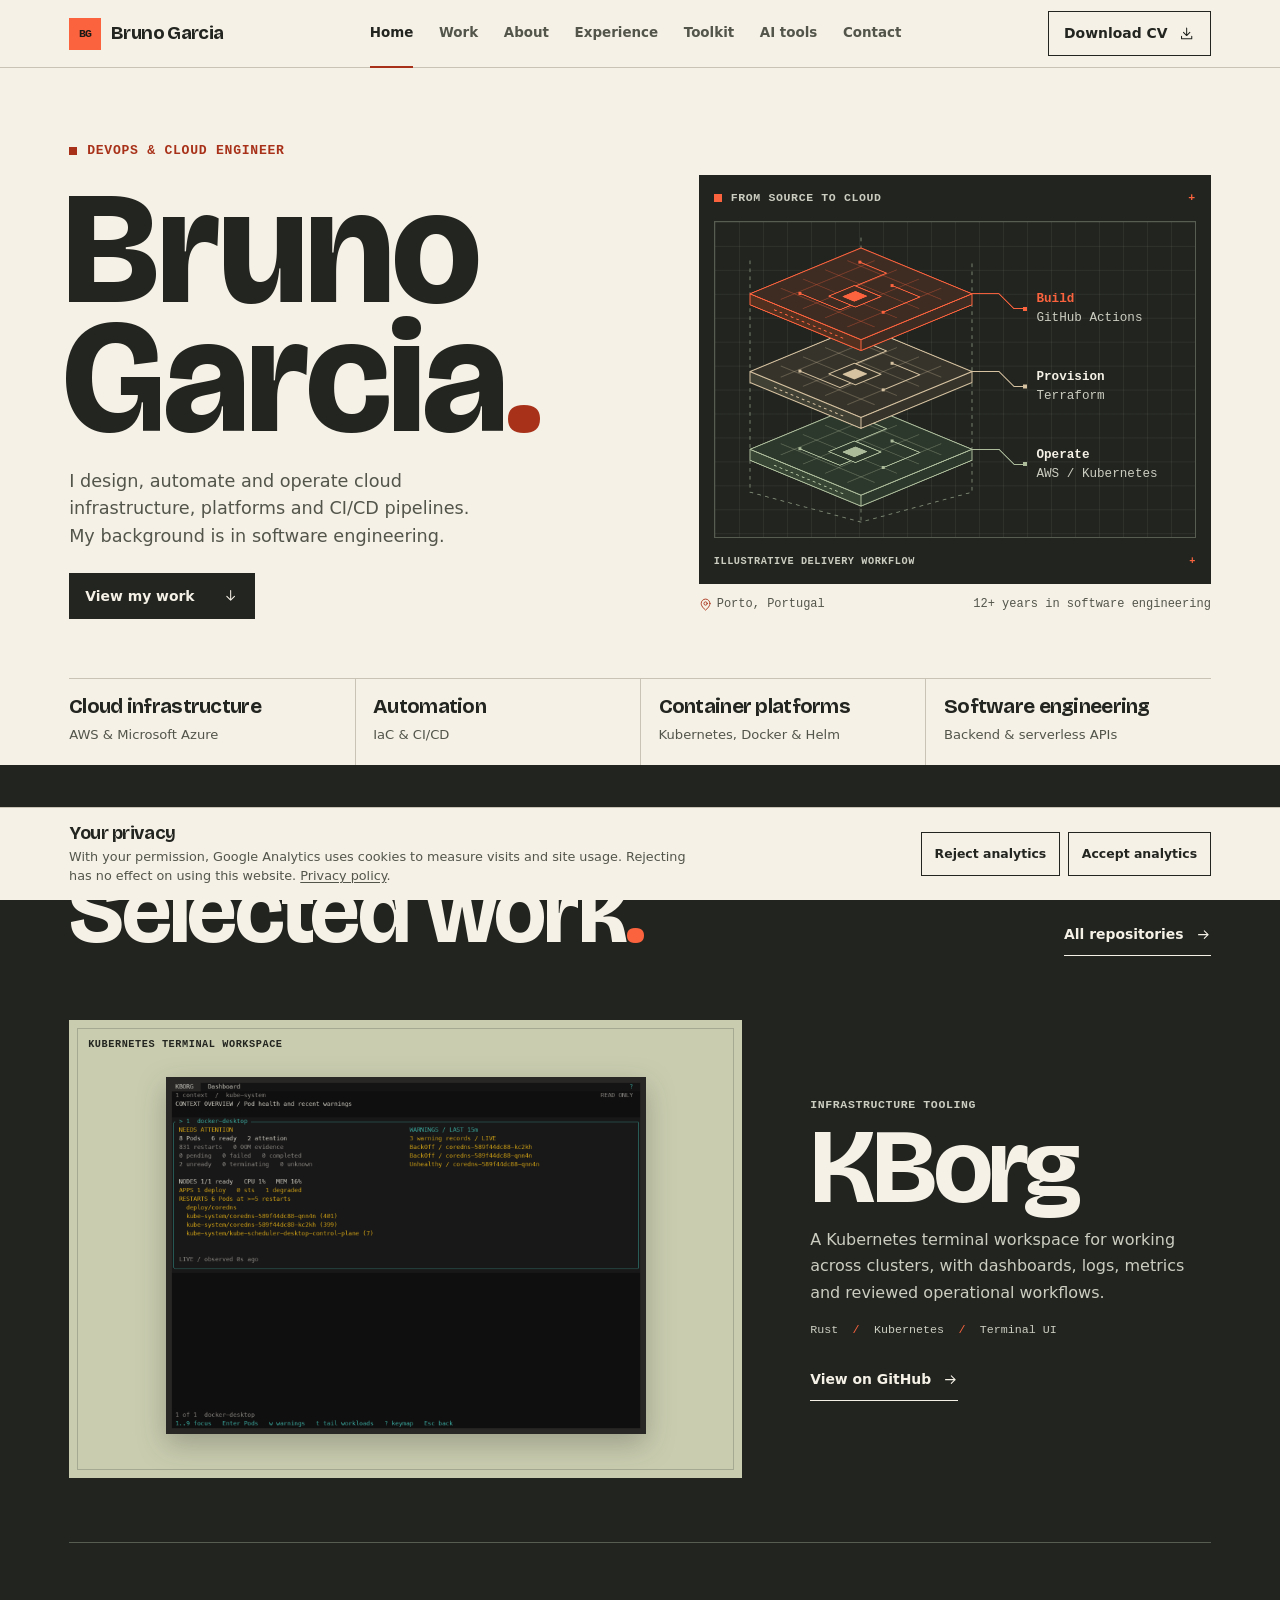
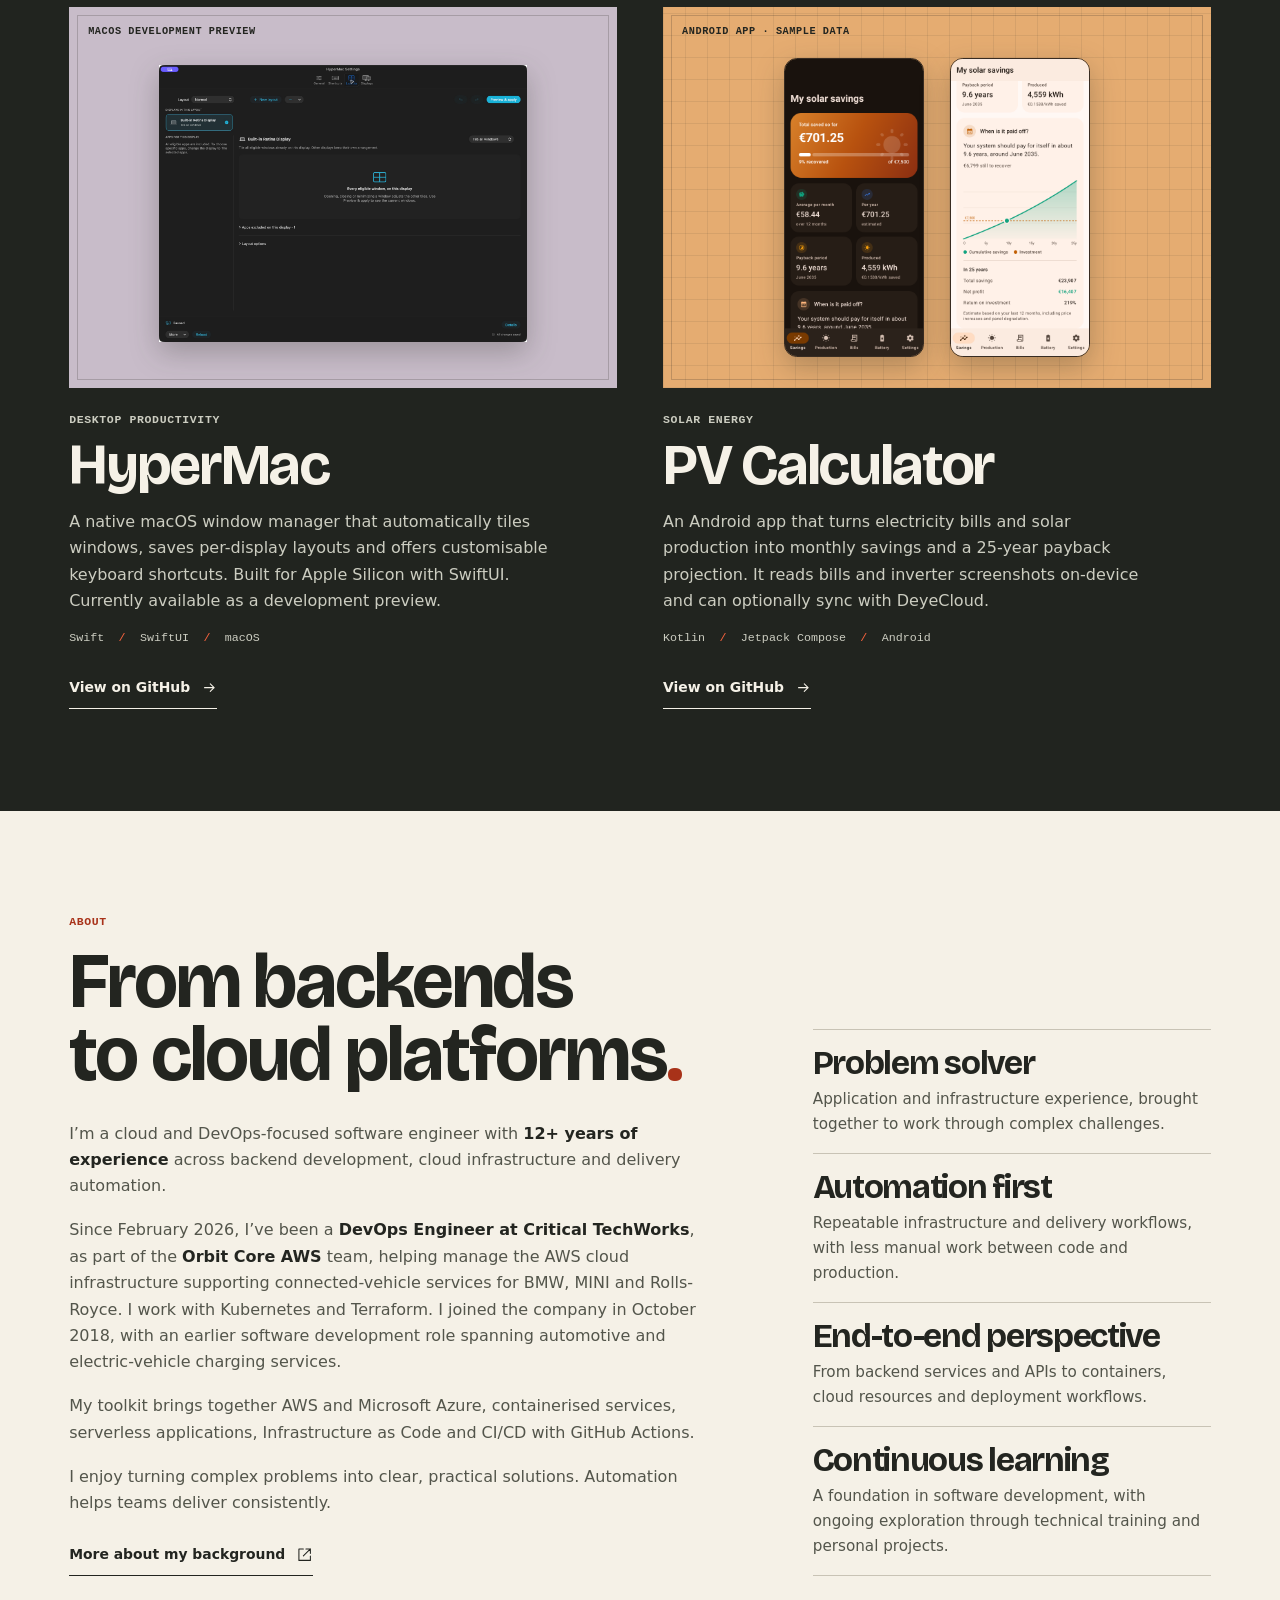
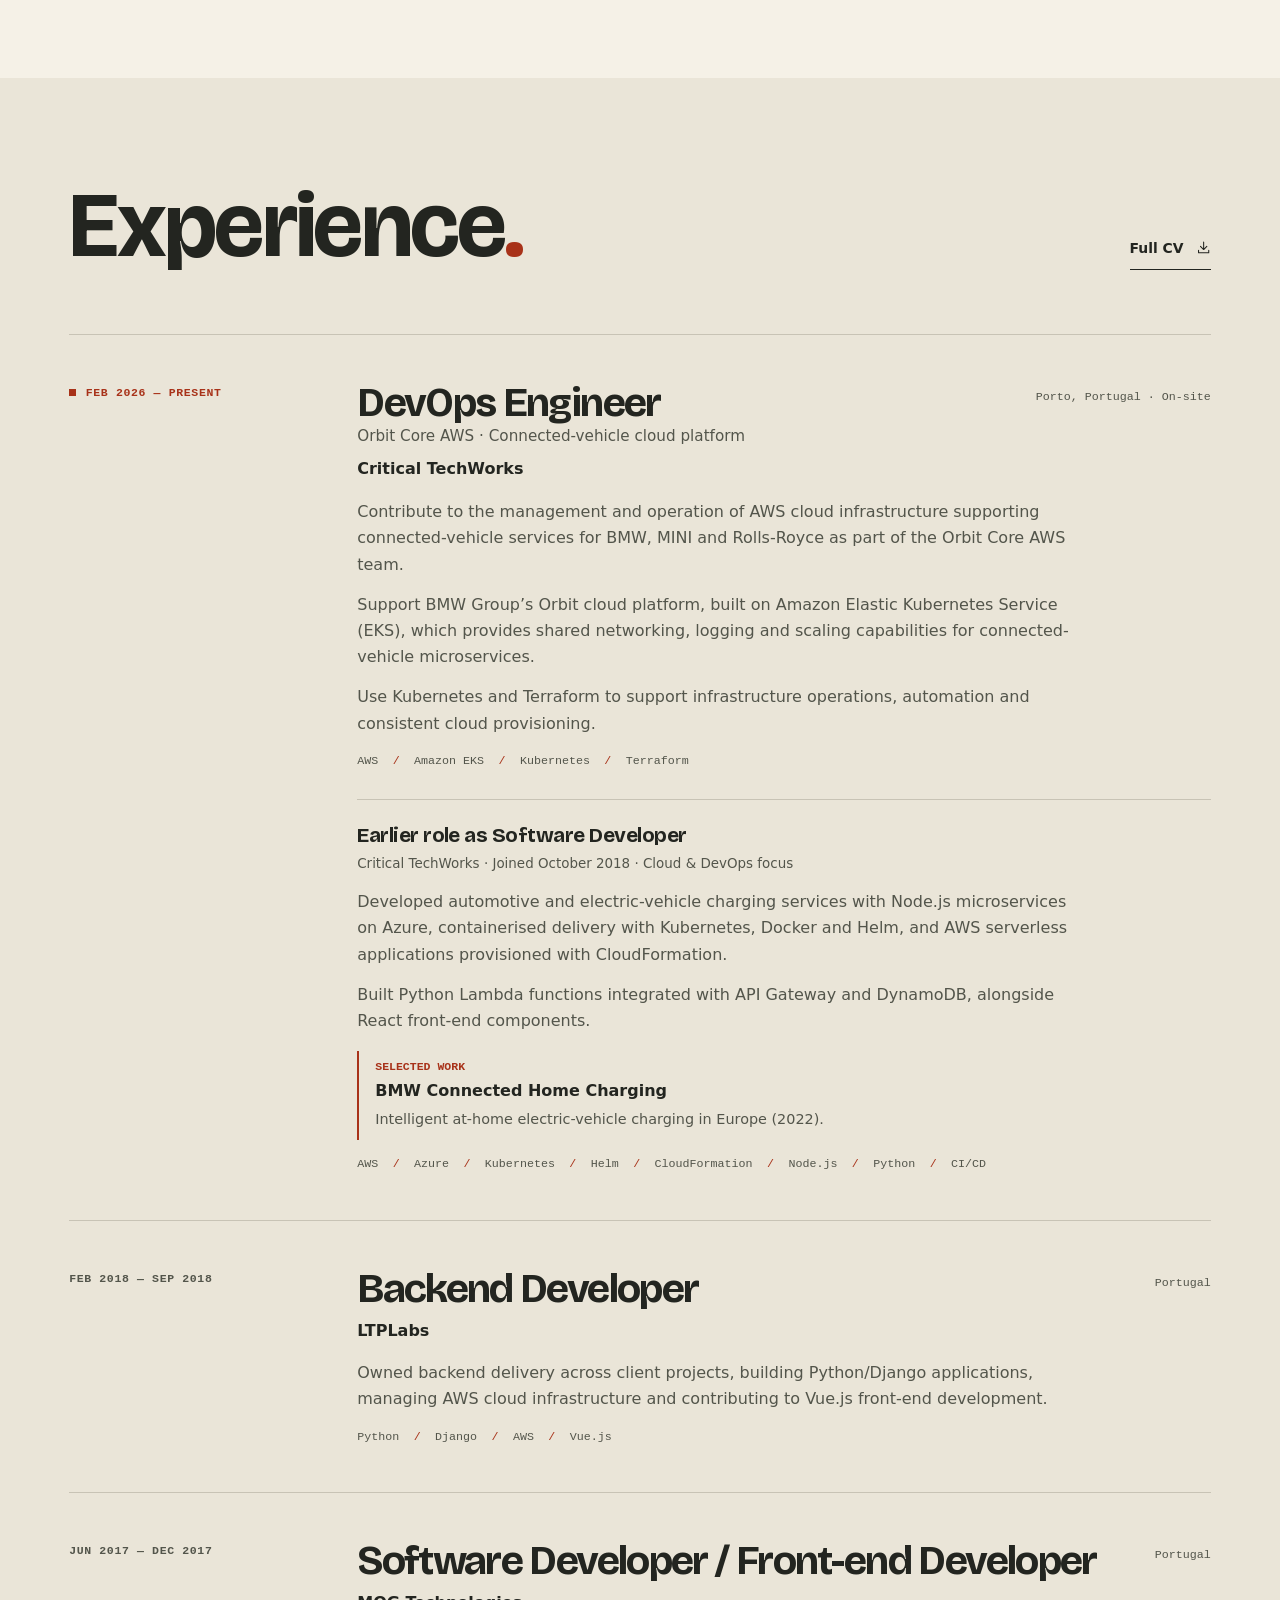
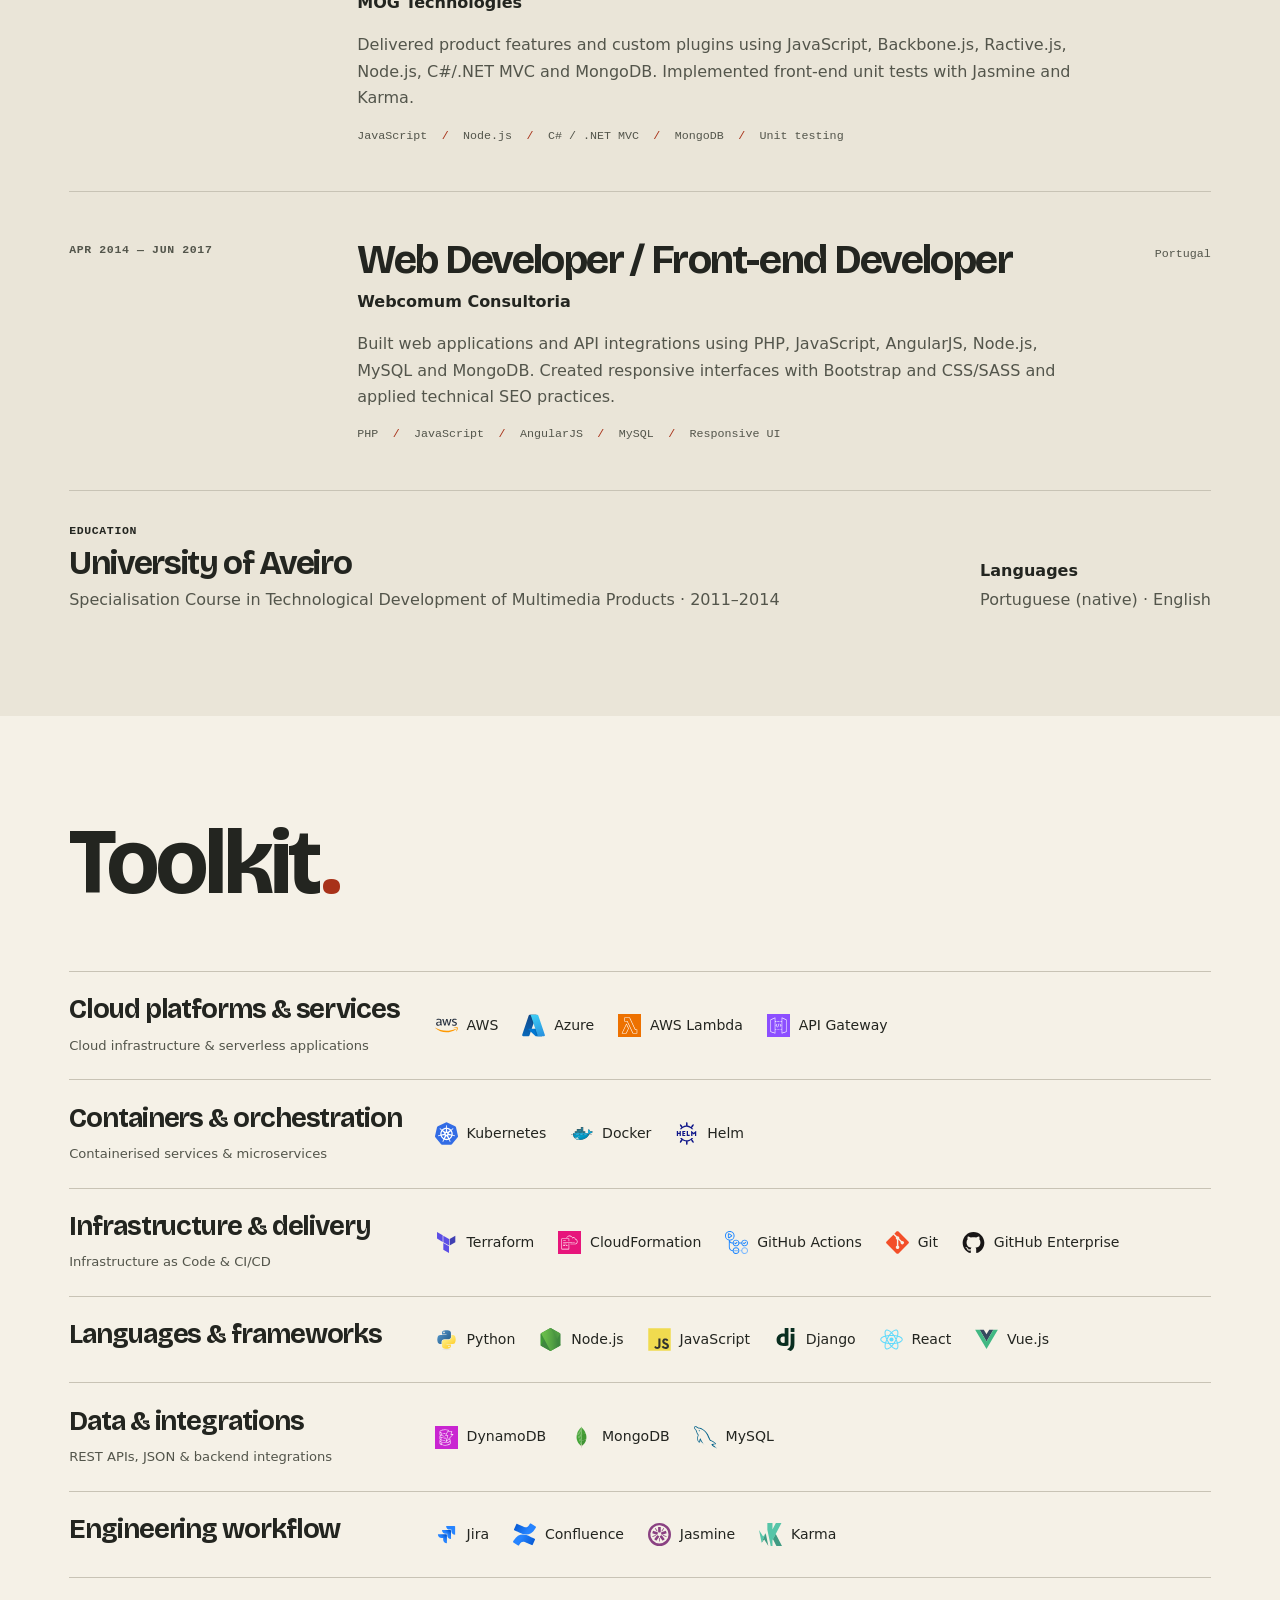
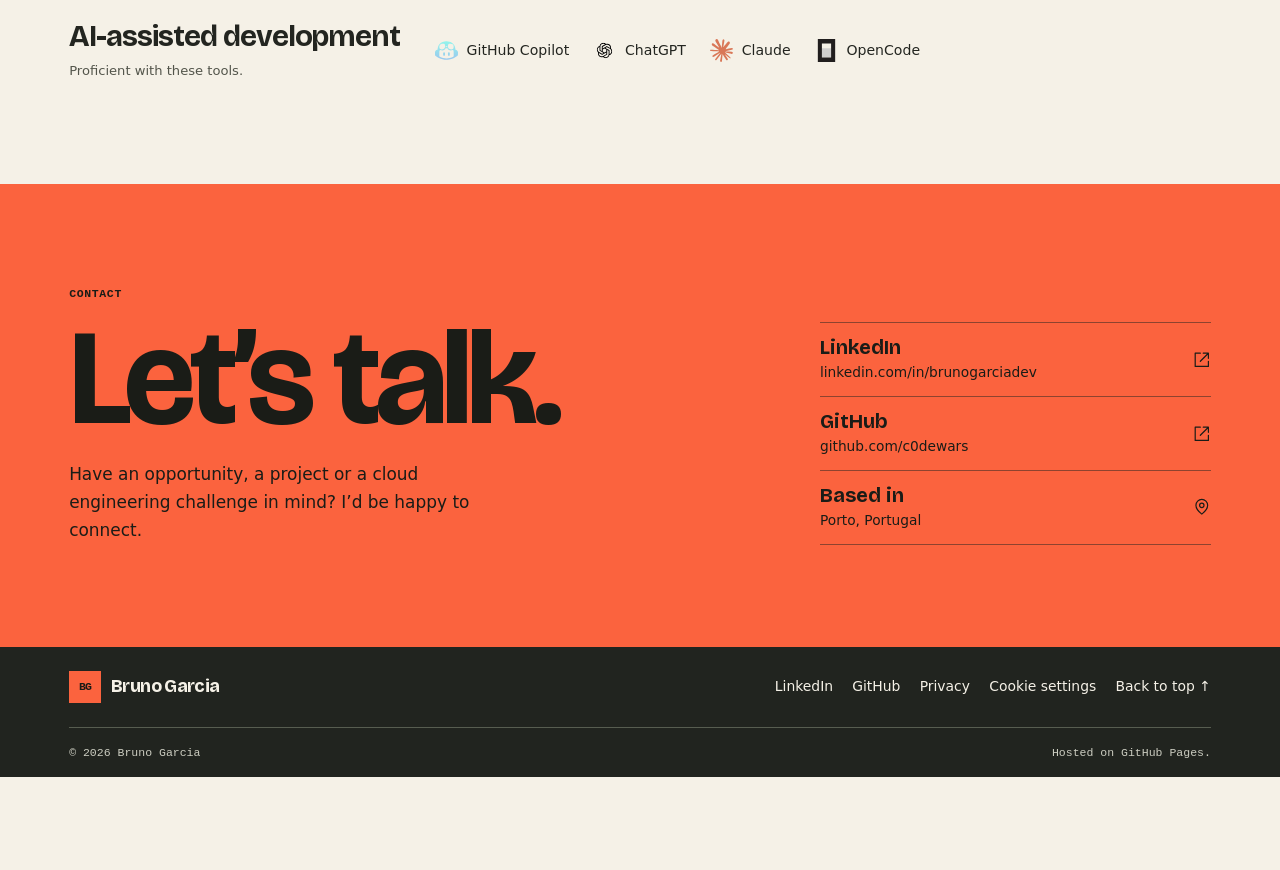
<file: index.html>
<!doctype html>
<html lang="en">
<head>
  <meta charset="utf-8">
  <meta name="viewport" content="width=device-width, initial-scale=1">
  <meta name="theme-color" content="#f5f1e7">
  <title>Bruno Garcia — DevOps & Cloud Engineer</title>
  <meta name="description" content="Bruno Garcia is a DevOps and cloud-focused software engineer in Porto, Portugal, with 12+ years of experience in backend development, cloud infrastructure and delivery automation.">
  <link rel="canonical" href="https://c0dewars.github.io/">
  <meta property="og:type" content="website">
  <meta property="og:title" content="Bruno Garcia — DevOps & Cloud Engineer">
  <meta property="og:description" content="Cloud infrastructure, platform delivery and software engineering. Explore my experience, projects and technical toolkit.">
  <meta property="og:url" content="https://c0dewars.github.io/">
  <meta property="og:image" content="https://c0dewars.github.io/assets/kborg-dashboard.png">
  <meta property="og:image:alt" content="KBorg terminal dashboard showing Kubernetes cluster health">
  <meta name="twitter:card" content="summary_large_image">
  <link rel="icon" href="assets/favicon.svg" type="image/svg+xml">
  <link rel="preload" href="assets/fonts/bricolage-grotesque-latin.woff2" as="font" type="font/woff2" crossorigin>
  <link rel="stylesheet" href="styles.css?v=portfolio-3">
  <script src="script.js?v=2" defer></script>
  <script src="analytics.js?v=2" defer></script>
  <script type="application/ld+json">
  {"@context":"https://schema.org","@type":"Person","name":"Bruno Garcia","jobTitle":"DevOps Engineer","url":"https://c0dewars.github.io/","sameAs":["https://github.com/c0dewars","https://www.linkedin.com/in/brunogarciadev/"],"address":{"@type":"PostalAddress","addressLocality":"Porto","addressCountry":"PT"}}
  </script>
</head>
<body>
  <a class="skip-link" href="#main">Skip to content</a>
  <svg class="icon-definitions" xmlns="http://www.w3.org/2000/svg" aria-hidden="true">
    <symbol id="i-arrow" viewBox="0 0 24 24"><path d="M4 12h15m-6-6 6 6-6 6"/></symbol>
    <symbol id="i-download" viewBox="0 0 24 24"><path d="M12 3v12m-5-5 5 5 5-5M4 16v4h16v-4"/></symbol>
    <symbol id="i-pin" viewBox="0 0 24 24"><path d="M20 10c0 6-8 12-8 12S4 16 4 10a8 8 0 1 1 16 0Z"/><circle cx="12" cy="10" r="3"/></symbol>
    <symbol id="i-external" viewBox="0 0 24 24"><path d="M14 3h7v7m0-7L10 14m0-11H3v18h18v-7"/></symbol>
  </svg>

  <header class="site-header">
    <div class="container header-inner">
      <a class="brand" href="#home" aria-label="Bruno Garcia, home"><span class="brand-mark" aria-hidden="true">BG</span><span>Bruno Garcia</span></a>
      <button class="menu-toggle" aria-expanded="false" aria-controls="main-navigation" aria-label="Open navigation"><span class="menu-label">Menu</span><span class="menu-icon" aria-hidden="true"></span></button>
      <nav id="main-navigation" class="main-navigation" aria-label="Main navigation">
        <a class="nav-link active" href="#home" aria-current="location">Home</a>
        <a class="nav-link" href="#projects">Work</a>
        <a class="nav-link" href="#about">About</a>
        <a class="nav-link" href="#experience">Experience</a>
        <a class="nav-link" href="#skills">Toolkit</a>
        <a class="nav-link" href="#ai-tools">AI tools</a>
        <a class="nav-link" href="#contact">Contact</a>
      </nav>
      <a class="header-cv" href="assets/Bruno_Garcia_DevOps_Cloud_ATS_CV.pdf?v=3a867542dd1a" download>Download CV <svg class="icon" aria-hidden="true" focusable="false"><use href="#i-download"/></svg></a>
    </div>
  </header>

  <main id="main" tabindex="-1">
    <section id="home" class="hero" aria-labelledby="hero-title" tabindex="-1">
      <div class="container hero-main">
        <div class="hero-copy">
          <p class="eyebrow hero-role"><span class="signal" aria-hidden="true"></span>DevOps &amp; Cloud Engineer</p>
          <h1 id="hero-title">Bruno<br>Garcia<span>.</span></h1>
          <p class="hero-description">I design, automate and operate cloud infrastructure, platforms and CI/CD pipelines. My background is in software engineering.</p>
          <a class="button" href="#projects">View my work <svg class="icon arrow-down" aria-hidden="true" focusable="false"><use href="#i-arrow"/></svg></a>
        </div>
        <figure class="stack-figure">
          <div class="stack-panel">
            <div class="stack-header"><span><span class="signal" aria-hidden="true"></span>From source to cloud</span><span aria-hidden="true">+</span></div>
            <div class="stack-plot">
              <canvas class="stack-plot-art" width="960" height="632" aria-hidden="true"></canvas>
              <ol class="stack-stages">
                <li><strong>Build</strong><span>GitHub Actions</span></li>
                <li><strong>Provision</strong><span>Terraform</span></li>
                <li><strong>Operate</strong><span>AWS / Kubernetes</span></li>
              </ol>
            </div>
            <div class="stack-footer"><span>Illustrative delivery workflow</span><span aria-hidden="true">+</span></div>
          </div>
          <figcaption><span><svg class="icon" aria-hidden="true" focusable="false"><use href="#i-pin"/></svg> Porto, Portugal</span><span>12+ years in software engineering</span></figcaption>
        </figure>
      </div>
      <div class="container">
        <dl class="expertise-grid">
          <div><dt>Cloud infrastructure</dt><dd>AWS &amp; Microsoft Azure</dd></div>
          <div><dt>Automation</dt><dd>IaC &amp; CI/CD</dd></div>
          <div><dt>Container platforms</dt><dd>Kubernetes, Docker &amp; Helm</dd></div>
          <div><dt>Software engineering</dt><dd>Backend &amp; serverless APIs</dd></div>
        </dl>
      </div>
    </section>

    <section id="projects" class="section projects-section" aria-labelledby="projects-title" tabindex="-1">
      <div class="container">
        <div class="section-heading"><div><h2 id="projects-title">Selected work<span class="heading-dot">.</span></h2></div><a class="text-link" href="https://github.com/c0dewars?tab=repositories" target="_blank" rel="noopener noreferrer">All repositories <svg class="icon" aria-hidden="true" focusable="false"><use href="#i-arrow"/></svg></a></div>
        <div class="project-list">
          <article class="project-card project-card-featured">
            <a class="project-image kborg-image" href="https://github.com/c0dewars/kborg" target="_blank" rel="noopener noreferrer" aria-label="Explore KBorg on GitHub"><span class="image-label">Kubernetes terminal workspace</span><img src="assets/kborg-dashboard.png" alt="KBorg terminal dashboard showing Kubernetes cluster health and workload information" width="1332" height="992" loading="lazy"></a>
            <div class="project-body"><span class="project-category">Infrastructure tooling</span><h3>KBorg</h3><p>A Kubernetes terminal workspace for working across clusters, with dashboards, logs, metrics and reviewed operational workflows.</p><ul class="tags" aria-label="Technologies"><li>Rust</li><li>Kubernetes</li><li>Terminal UI</li></ul><a class="project-link" href="https://github.com/c0dewars/kborg" target="_blank" rel="noopener noreferrer" aria-label="View on GitHub: KBorg">View on GitHub <svg class="icon" aria-hidden="true" focusable="false"><use href="#i-arrow"/></svg></a></div>
          </article>
          <article class="project-card">
            <a class="project-image hypermac-image" href="https://github.com/c0dewars/HyperMac" target="_blank" rel="noopener noreferrer" aria-label="Explore HyperMac on GitHub"><span class="image-label">macOS development preview</span><img src="assets/hypermac-layouts.jpg" alt="HyperMac settings showing saved per-display window layouts" width="2720" height="2056" loading="lazy"></a>
            <div class="project-body"><span class="project-category">Desktop productivity</span><h3>HyperMac</h3><p>A native macOS window manager that automatically tiles windows, saves per-display layouts and offers customisable keyboard shortcuts. Built for Apple Silicon with SwiftUI. Currently available as a development preview.</p><ul class="tags" aria-label="Technologies"><li>Swift</li><li>SwiftUI</li><li>macOS</li></ul><a class="project-link" href="https://github.com/c0dewars/HyperMac" target="_blank" rel="noopener noreferrer" aria-label="View on GitHub: HyperMac">View on GitHub <svg class="icon" aria-hidden="true" focusable="false"><use href="#i-arrow"/></svg></a></div>
          </article>
          <article class="project-card">
            <a class="project-image pv-image" href="https://github.com/c0dewars/pv-calculator" target="_blank" rel="noopener noreferrer" aria-label="Explore PV Calculator on GitHub">
              <span class="image-label">Android app · sample data</span>
              <span class="pv-screens">
                <img src="assets/pvcalculator-savings.png" alt="Solar savings overview in dark mode" width="800" height="1720" loading="lazy">
                <img src="assets/pvcalculator-payback.png" alt="Chart projecting solar investment payback over 25 years" width="800" height="1720" loading="lazy">
              </span>
            </a>
            <div class="project-body">
              <span class="project-category">Solar energy</span>
              <h3>PV Calculator</h3>
              <p>An Android app that turns electricity bills and solar production into monthly savings and a 25-year payback projection. It reads bills and inverter screenshots on-device and can optionally sync with DeyeCloud.</p>
              <ul class="tags" aria-label="Technologies"><li>Kotlin</li><li>Jetpack Compose</li><li>Android</li></ul>
              <a class="project-link" href="https://github.com/c0dewars/pv-calculator" target="_blank" rel="noopener noreferrer" aria-label="View on GitHub: PV Calculator">View on GitHub <svg class="icon" aria-hidden="true" focusable="false"><use href="#i-arrow"/></svg></a>
            </div>
          </article>
        </div>
      </div>
    </section>

    <section id="about" class="section about-section" aria-labelledby="about-title" tabindex="-1">
      <div class="container about-grid">
        <div class="about-copy">
          <p class="eyebrow">About</p>
          <h2 id="about-title">From backends<br>to cloud platforms<span class="heading-dot">.</span></h2>
          <p>I’m a cloud and DevOps-focused software engineer with <strong>12+ years of experience</strong> across backend development, cloud infrastructure and delivery automation.</p>
          <p>Since February 2026, I’ve been a <strong>DevOps Engineer at Critical TechWorks</strong>, as part of the <strong>Orbit Core AWS</strong> team, helping manage the AWS cloud infrastructure supporting connected-vehicle services for BMW, MINI and Rolls-Royce. I work with Kubernetes and Terraform. I joined the company in October 2018, with an earlier software development role spanning automotive and electric-vehicle charging services.</p>
          <p>My toolkit brings together AWS and Microsoft Azure, containerised services, serverless applications, Infrastructure as Code and CI/CD with GitHub Actions.</p>
          <p>I enjoy turning complex problems into clear, practical solutions. Automation helps teams deliver consistently.</p>
          <a class="text-link" href="https://www.linkedin.com/in/brunogarciadev/" target="_blank" rel="noopener noreferrer">More about my background <svg class="icon" aria-hidden="true" focusable="false"><use href="#i-external"/></svg></a>
        </div>
        <div class="principles-list">
          <article class="principle-card"><h3>Problem solver</h3><p>Application and infrastructure experience, brought together to work through complex challenges.</p></article>
          <article class="principle-card"><h3>Automation first</h3><p>Repeatable infrastructure and delivery workflows, with less manual work between code and production.</p></article>
          <article class="principle-card"><h3>End-to-end perspective</h3><p>From backend services and APIs to containers, cloud resources and deployment workflows.</p></article>
          <article class="principle-card"><h3>Continuous learning</h3><p>A foundation in software development, with ongoing exploration through technical training and personal projects.</p></article>
        </div>
      </div>
    </section>

    <section id="experience" class="section experience-section" aria-labelledby="experience-title" tabindex="-1">
      <div class="container">
        <div class="section-heading"><div><h2 id="experience-title">Experience<span class="heading-dot">.</span></h2></div><a class="text-link" href="assets/Bruno_Garcia_DevOps_Cloud_ATS_CV.pdf?v=3a867542dd1a" download>Full CV <svg class="icon" aria-hidden="true" focusable="false"><use href="#i-download"/></svg></a></div>
        <div class="timeline">
          <article class="timeline-item">
            <div class="timeline-date"><span>Feb 2026 — Present</span></div>
            <div class="timeline-content">
              <div class="role-heading"><div><h3>DevOps Engineer</h3><p class="role-focus">Orbit Core AWS · Connected-vehicle cloud platform</p><p class="company">Critical TechWorks</p></div><span class="role-location">Porto, Portugal · On-site</span></div>
              <p>Contribute to the management and operation of AWS cloud infrastructure supporting connected-vehicle services for BMW, MINI and Rolls-Royce as part of the Orbit Core AWS team.</p>
              <p>Support BMW Group’s Orbit cloud platform, built on Amazon Elastic Kubernetes Service (EKS), which provides shared networking, logging and scaling capabilities for connected-vehicle microservices.</p>
              <p>Use Kubernetes and Terraform to support infrastructure operations, automation and consistent cloud provisioning.</p>
              <ul class="tags" aria-label="Current role technologies"><li>AWS</li><li>Amazon EKS</li><li>Kubernetes</li><li>Terraform</li></ul>
              <div class="earlier-role">
                <h4>Earlier role as Software Developer</h4><p class="earlier-role-meta">Critical TechWorks · Joined October 2018 · Cloud &amp; DevOps focus</p>
                <p>Developed automotive and electric-vehicle charging services with Node.js microservices on Azure, containerised delivery with Kubernetes, Docker and Helm, and AWS serverless applications provisioned with CloudFormation.</p>
                <p>Built Python Lambda functions integrated with API Gateway and DynamoDB, alongside React front-end components.</p>
                <div class="project-note"><span>Selected work</span><strong>BMW Connected Home Charging</strong><p>Intelligent at-home electric-vehicle charging in Europe (2022).</p></div>
                <ul class="tags" aria-label="Earlier role technologies"><li>AWS</li><li>Azure</li><li>Kubernetes</li><li>Helm</li><li>CloudFormation</li><li>Node.js</li><li>Python</li><li>CI/CD</li></ul>
              </div>
            </div>
          </article>
          <article class="timeline-item"><div class="timeline-date"><span>Feb 2018 — Sep 2018</span></div><div class="timeline-content"><div class="role-heading"><div><h3>Backend Developer</h3><p class="company">LTPLabs</p></div><span class="role-location">Portugal</span></div><p>Owned backend delivery across client projects, building Python/Django applications, managing AWS cloud infrastructure and contributing to Vue.js front-end development.</p><ul class="tags" aria-label="Technologies"><li>Python</li><li>Django</li><li>AWS</li><li>Vue.js</li></ul></div></article>
          <article class="timeline-item"><div class="timeline-date"><span>Jun 2017 — Dec 2017</span></div><div class="timeline-content"><div class="role-heading"><div><h3>Software Developer / Front-end Developer</h3><p class="company">MOG Technologies</p></div><span class="role-location">Portugal</span></div><p>Delivered product features and custom plugins using JavaScript, Backbone.js, Ractive.js, Node.js, C#/.NET MVC and MongoDB. Implemented front-end unit tests with Jasmine and Karma.</p><ul class="tags" aria-label="Technologies"><li>JavaScript</li><li>Node.js</li><li>C# / .NET MVC</li><li>MongoDB</li><li>Unit testing</li></ul></div></article>
          <article class="timeline-item"><div class="timeline-date"><span>Apr 2014 — Jun 2017</span></div><div class="timeline-content"><div class="role-heading"><div><h3>Web Developer / Front-end Developer</h3><p class="company">Webcomum Consultoria</p></div><span class="role-location">Portugal</span></div><p>Built web applications and API integrations using PHP, JavaScript, AngularJS, Node.js, MySQL and MongoDB. Created responsive interfaces with Bootstrap and CSS/SASS and applied technical SEO practices.</p><ul class="tags" aria-label="Technologies"><li>PHP</li><li>JavaScript</li><li>AngularJS</li><li>MySQL</li><li>Responsive UI</li></ul></div></article>
        </div>
        <div class="education-strip"><div><p class="eyebrow">Education</p><h3>University of Aveiro</h3><p>Specialisation Course in Technological Development of Multimedia Products <span>· 2011–2014</span></p></div><div class="language-note"><strong>Languages</strong><span>Portuguese (native) · English</span></div></div>
      </div>
    </section>

    <section id="skills" class="section skills-section" aria-labelledby="skills-title" tabindex="-1">
      <div class="container">
        <div class="section-heading"><div><h2 id="skills-title">Toolkit<span class="heading-dot">.</span></h2></div></div>
        <div class="skills-grid">
          <article class="skill-card">
            <h3>Cloud platforms &amp; services</h3>
            <ul class="technology-list">
              <li><img src="assets/tech/aws.svg" alt="" width="38" height="38" loading="lazy"><span>AWS</span></li>
              <li><img src="assets/tech/azure.svg" alt="" width="38" height="38" loading="lazy"><span>Azure</span></li>
              <li><img src="assets/tech/aws-lambda.svg" alt="" width="38" height="38" loading="lazy"><span>AWS Lambda</span></li>
              <li><img src="assets/tech/api-gateway.svg" alt="" width="38" height="38" loading="lazy"><span>API Gateway</span></li>
            </ul>
            <p class="skill-note">Cloud infrastructure &amp; serverless applications</p>
          </article>
          <article class="skill-card">
            <h3>Containers &amp; orchestration</h3>
            <ul class="technology-list">
              <li><img src="assets/tech/kubernetes.svg" alt="" width="38" height="38" loading="lazy"><span>Kubernetes</span></li>
              <li><img src="assets/tech/docker.svg" alt="" width="38" height="38" loading="lazy"><span>Docker</span></li>
              <li><img src="assets/tech/helm.svg" alt="" width="38" height="38" loading="lazy"><span>Helm</span></li>
            </ul>
            <p class="skill-note">Containerised services &amp; microservices</p>
          </article>
          <article class="skill-card">
            <h3>Infrastructure &amp; delivery</h3>
            <ul class="technology-list">
              <li><img src="assets/tech/terraform.svg" alt="" width="38" height="38" loading="lazy"><span>Terraform</span></li>
              <li><img src="assets/tech/cloudformation.svg" alt="" width="38" height="38" loading="lazy"><span>CloudFormation</span></li>
              <li><img src="assets/tech/github-actions.svg" alt="" width="38" height="38" loading="lazy"><span>GitHub Actions</span></li>
              <li><img src="assets/tech/git.svg" alt="" width="38" height="38" loading="lazy"><span>Git</span></li>
              <li><img src="assets/tech/github.svg" alt="" width="38" height="38" loading="lazy"><span>GitHub Enterprise</span></li>
            </ul>
            <p class="skill-note">Infrastructure as Code &amp; CI/CD</p>
          </article>
          <article class="skill-card">
            <h3>Languages &amp; frameworks</h3>
            <ul class="technology-list">
              <li><img src="assets/tech/python.svg" alt="" width="38" height="38" loading="lazy"><span>Python</span></li>
              <li><img src="assets/tech/nodejs.svg" alt="" width="38" height="38" loading="lazy"><span>Node.js</span></li>
              <li><img src="assets/tech/javascript.svg" alt="" width="38" height="38" loading="lazy"><span>JavaScript</span></li>
              <li><img src="assets/tech/django.svg" alt="" width="38" height="38" loading="lazy"><span>Django</span></li>
              <li><img src="assets/tech/react.svg" alt="" width="38" height="38" loading="lazy"><span>React</span></li>
              <li><img src="assets/tech/vuejs.svg" alt="" width="38" height="38" loading="lazy"><span>Vue.js</span></li>
            </ul>
          </article>
          <article class="skill-card">
            <h3>Data &amp; integrations</h3>
            <ul class="technology-list">
              <li><img src="assets/tech/dynamodb.svg" alt="" width="38" height="38" loading="lazy"><span>DynamoDB</span></li>
              <li><img src="assets/tech/mongodb.svg" alt="" width="38" height="38" loading="lazy"><span>MongoDB</span></li>
              <li><img src="assets/tech/mysql.svg" alt="" width="38" height="38" loading="lazy"><span>MySQL</span></li>
            </ul>
            <p class="skill-note">REST APIs, JSON &amp; backend integrations</p>
          </article>
          <article class="skill-card">
            <h3>Engineering workflow</h3>
            <ul class="technology-list">
              <li><img src="assets/tech/jira.svg" alt="" width="38" height="38" loading="lazy"><span>Jira</span></li>
              <li><img src="assets/tech/confluence.svg" alt="" width="38" height="38" loading="lazy"><span>Confluence</span></li>
              <li><img src="assets/tech/jasmine.svg" alt="" width="38" height="38" loading="lazy"><span>Jasmine</span></li>
              <li><img src="assets/tech/karma.svg" alt="" width="38" height="38" loading="lazy"><span>Karma</span></li>
            </ul>
          </article>
        </div>
      </div>
    </section>

    <section id="ai-tools" class="section ai-section" aria-labelledby="ai-title" tabindex="-1">
      <div class="container">
        <div class="section-heading"><div><h2 id="ai-title">AI-assisted development</h2><p>Proficient with these tools.</p></div></div>
        <ul class="ai-tool-grid" aria-label="AI tools">
          <li><img src="assets/tech/github-copilot.svg" alt="" width="48" height="48" loading="lazy"><span>GitHub Copilot</span></li>
          <li><img src="assets/tech/chatgpt.svg" alt="" width="48" height="48" loading="lazy"><span>ChatGPT</span></li>
          <li><img src="assets/tech/claude.svg" alt="" width="48" height="48" loading="lazy"><span>Claude</span></li>
          <li><img src="assets/tech/opencode.svg" alt="" width="48" height="48" loading="lazy"><span>OpenCode</span></li>
        </ul>
      </div>
    </section>

    <section id="contact" class="section contact-section" aria-labelledby="contact-title" tabindex="-1">
      <div class="container contact-grid">
        <div class="contact-copy">
          <p class="eyebrow">Contact</p>
          <h2 id="contact-title">Let’s talk<span>.</span></h2>
          <p>Have an opportunity, a project or a cloud engineering challenge in mind? I’d be happy to connect.</p>
        </div>
        <div class="contact-details">
          <a class="contact-row" href="https://www.linkedin.com/in/brunogarciadev/" target="_blank" rel="noopener noreferrer"><span><strong>LinkedIn</strong><span>linkedin.com/in/brunogarciadev</span></span><svg class="icon" aria-hidden="true" focusable="false"><use href="#i-external"/></svg></a>
          <a class="contact-row" href="https://github.com/c0dewars" target="_blank" rel="noopener noreferrer"><span><strong>GitHub</strong><span>github.com/c0dewars</span></span><svg class="icon" aria-hidden="true" focusable="false"><use href="#i-external"/></svg></a>
          <div class="contact-row"><span><strong>Based in</strong><span>Porto, Portugal</span></span><svg class="icon" aria-hidden="true" focusable="false"><use href="#i-pin"/></svg></div>
        </div>
      </div>
    </section>
  </main>

  <footer class="site-footer"><div class="container footer-inner"><a class="brand" href="#home"><span class="brand-mark" aria-hidden="true">BG</span><span>Bruno Garcia</span></a><div class="footer-links"><a href="https://www.linkedin.com/in/brunogarciadev/" target="_blank" rel="noopener noreferrer">LinkedIn</a><a href="https://github.com/c0dewars" target="_blank" rel="noopener noreferrer">GitHub</a><a href="privacy.html">Privacy</a><button class="privacy-settings" data-analytics-settings hidden>Cookie settings</button><a href="#home">Back to top <span aria-hidden="true">↑</span></a></div></div><div class="container footer-bottom"><span>© <span id="year">2026</span> Bruno Garcia</span><span>Hosted on GitHub Pages.</span></div></footer>
  <section id="analytics-notice" class="analytics-notice" aria-labelledby="analytics-title" hidden>
    <div><h2 id="analytics-title">Your privacy</h2><p>With your permission, Google Analytics uses cookies to measure visits and site usage. Rejecting has no effect on using this website. <a href="privacy.html">Privacy policy</a>.</p></div>
    <div class="analytics-actions"><button type="button" data-reject>Reject analytics</button><button type="button" data-accept>Accept analytics</button></div>
  </section>
</body>
</html>
</file>
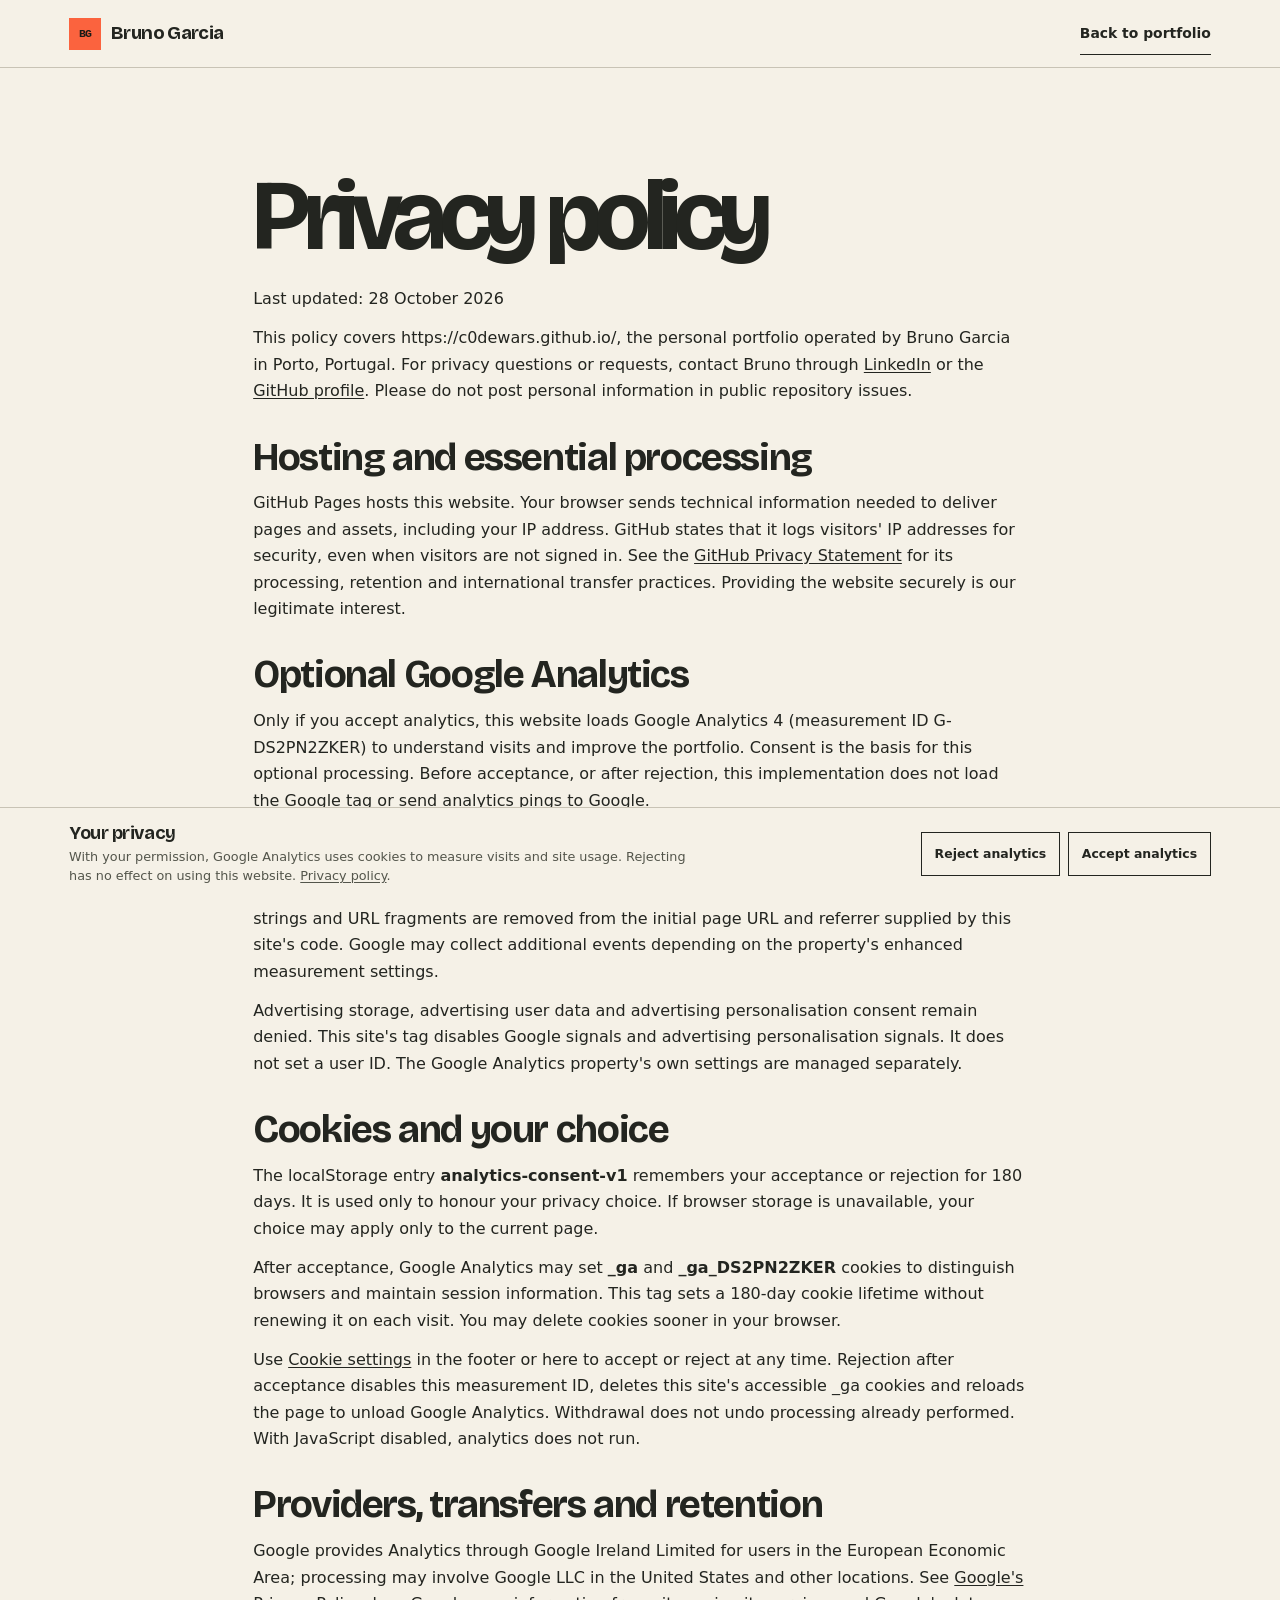
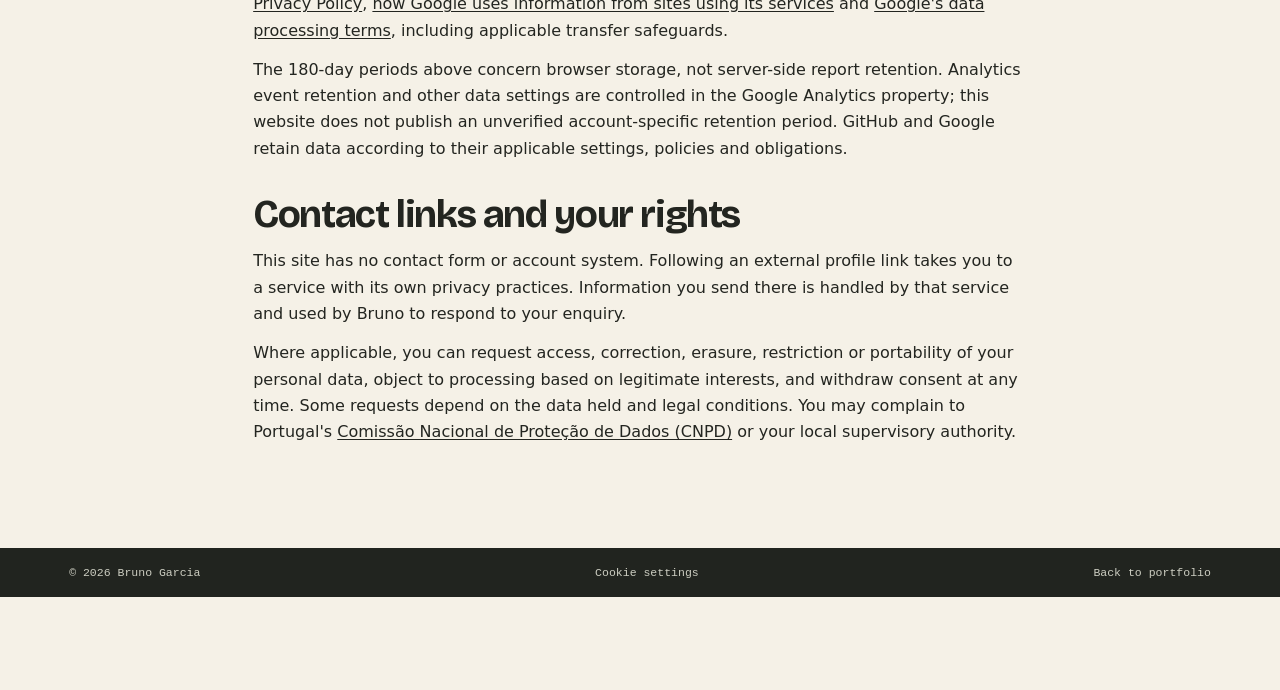
<file: privacy.html>
<!doctype html>
<html lang="en">
<head>
  <meta charset="utf-8">
  <meta name="viewport" content="width=device-width, initial-scale=1">
  <title>Privacy policy — Bruno Garcia</title>
  <meta name="description" content="Privacy, hosting and optional Google Analytics on Bruno Garcia's portfolio.">
  <link rel="canonical" href="https://c0dewars.github.io/privacy.html">
  <link rel="icon" href="assets/favicon.svg" type="image/svg+xml">
  <link rel="stylesheet" href="styles.css?v=portfolio-3">
  <script src="analytics.js?v=2" defer></script>
</head>
<body>
  <a class="skip-link" href="#main">Skip to content</a>
  <header class="site-header"><div class="container header-inner"><a class="brand" href="/"><span class="brand-mark" aria-hidden="true">BG</span><span>Bruno Garcia</span></a><a class="text-link" href="/">Back to portfolio</a></div></header>
  <main id="main" class="container privacy-content" tabindex="-1">
    <h1>Privacy policy</h1>
    <p>Last updated: 28 October 2026</p>
    <p>This policy covers https://c0dewars.github.io/, the personal portfolio operated by Bruno Garcia in Porto, Portugal. For privacy questions or requests, contact Bruno through <a href="https://www.linkedin.com/in/brunogarciadev/">LinkedIn</a> or the <a href="https://github.com/c0dewars">GitHub profile</a>. Please do not post personal information in public repository issues.</p>
    <h2>Hosting and essential processing</h2>
    <p>GitHub Pages hosts this website. Your browser sends technical information needed to deliver pages and assets, including your IP address. GitHub states that it logs visitors' IP addresses for security, even when visitors are not signed in. See the <a href="https://docs.github.com/en/site-policy/privacy-policies/github-general-privacy-statement">GitHub Privacy Statement</a> for its processing, retention and international transfer practices. Providing the website securely is our legitimate interest.</p>
    <h2>Optional Google Analytics</h2>
    <p>Only if you accept analytics, this website loads Google Analytics 4 (measurement ID G-DS2PN2ZKER) to understand visits and improve the portfolio. Consent is the basis for this optional processing. Before acceptance, or after rejection, this implementation does not load the Google tag or send analytics pings to Google.</p>
    <p>After acceptance, Google receives page and usage events, timestamps, referral information, browser and device information, and cookie identifiers. Your IP address is transmitted as part of the connection; Google states that GA4 does not log or store individual IP addresses. Query strings and URL fragments are removed from the initial page URL and referrer supplied by this site's code. Google may collect additional events depending on the property's enhanced measurement settings.</p>
    <p>Advertising storage, advertising user data and advertising personalisation consent remain denied. This site's tag disables Google signals and advertising personalisation signals. It does not set a user ID. The Google Analytics property's own settings are managed separately.</p>
    <h2>Cookies and your choice</h2>
    <p>The localStorage entry <strong>analytics-consent-v1</strong> remembers your acceptance or rejection for 180 days. It is used only to honour your privacy choice. If browser storage is unavailable, your choice may apply only to the current page.</p>
    <p>After acceptance, Google Analytics may set <strong>_ga</strong> and <strong>_ga_DS2PN2ZKER</strong> cookies to distinguish browsers and maintain session information. This tag sets a 180-day cookie lifetime without renewing it on each visit. You may delete cookies sooner in your browser.</p>
    <p>Use <button type="button" class="privacy-settings" data-analytics-settings hidden>Cookie settings</button> in the footer or here to accept or reject at any time. Rejection after acceptance disables this measurement ID, deletes this site's accessible _ga cookies and reloads the page to unload Google Analytics. Withdrawal does not undo processing already performed. With JavaScript disabled, analytics does not run.</p>
    <h2>Providers, transfers and retention</h2>
    <p>Google provides Analytics through Google Ireland Limited for users in the European Economic Area; processing may involve Google LLC in the United States and other locations. See <a href="https://policies.google.com/privacy">Google's Privacy Policy</a>, <a href="https://policies.google.com/technologies/partner-sites">how Google uses information from sites using its services</a> and <a href="https://business.safety.google/adsprocessorterms/">Google's data processing terms</a>, including applicable transfer safeguards.</p>
    <p>The 180-day periods above concern browser storage, not server-side report retention. Analytics event retention and other data settings are controlled in the Google Analytics property; this website does not publish an unverified account-specific retention period. GitHub and Google retain data according to their applicable settings, policies and obligations.</p>
    <h2>Contact links and your rights</h2>
    <p>This site has no contact form or account system. Following an external profile link takes you to a service with its own privacy practices. Information you send there is handled by that service and used by Bruno to respond to your enquiry.</p>
    <p>Where applicable, you can request access, correction, erasure, restriction or portability of your personal data, object to processing based on legitimate interests, and withdraw consent at any time. Some requests depend on the data held and legal conditions. You may complain to Portugal's <a href="https://www.cnpd.pt/">Comissão Nacional de Proteção de Dados (CNPD)</a> or your local supervisory authority.</p>
  </main>
  <footer class="site-footer"><div class="container footer-bottom"><span>© 2026 Bruno Garcia</span><button class="privacy-settings" data-analytics-settings hidden>Cookie settings</button><a href="/">Back to portfolio</a></div></footer>
  <section id="analytics-notice" class="analytics-notice" aria-labelledby="analytics-title" hidden>
    <div><h2 id="analytics-title">Your privacy</h2><p>With your permission, Google Analytics uses cookies to measure visits and site usage. Rejecting has no effect on using this website. <a href="privacy.html">Privacy policy</a>.</p></div>
    <div class="analytics-actions"><button type="button" data-reject>Reject analytics</button><button type="button" data-accept>Accept analytics</button></div>
  </section>
</body>
</html>
</file>
<file: styles.css>
@font-face {
  font-family: "Bricolage Grotesque";
  src: url("assets/fonts/bricolage-grotesque-latin.woff2") format("woff2");
  font-weight: 400 800;
  font-display: swap;
}

:root {
  color-scheme: light;
  --paper: #f5f1e7;
  --paper-deep: #eae5d8;
  --ink: #232520;
  --muted: #53554b;
  --rule: #c8c3b5;
  --dark: #21241f;
  --on-dark: #f5f1e7;
  --muted-dark: #cccdc1;
  --dark-rule: #575d50;
  --accent: #fb633e;
  --accent-ink: #a83219;
  --display: "Bricolage Grotesque", system-ui, sans-serif;
  --body: system-ui, -apple-system, sans-serif;
  --mono: ui-monospace, "SFMono-Regular", Consolas, monospace;
  --gutter: clamp(20px, 5.4vw, 92px);
  --section-space: clamp(64px, 8vw, 126px);
  --header-height: 68px;
}

*, *::before, *::after { box-sizing: border-box; }

html {
  scroll-behavior: smooth;
  scroll-padding-top: var(--header-height);
}

body {
  margin: 0;
  background: var(--paper);
  color: var(--ink);
  font: 400 1rem/1.65 var(--body);
  -webkit-font-smoothing: antialiased;
}

[hidden] { display: none !important; }
::selection { background: var(--accent); color: #191a16; }
:focus-visible { outline: 2px solid currentColor; outline-offset: 4px; }
main:focus, main > section:focus { outline: none; }

img { display: block; max-width: 100%; height: auto; }
figure, dl, dd, p { margin: 0; }
a { color: inherit; text-decoration: none; }
button { color: inherit; font: inherit; cursor: pointer; }
h1, h2, h3, h4 { margin: 0; font-family: var(--display); font-weight: 700; }
h2 { font-size: clamp(3.1rem, 7.3vw, 7rem); line-height: .95; letter-spacing: -.028em; }
h3 { font-size: clamp(1.4rem, 2.6vw, 2.1rem); line-height: 1.06; letter-spacing: -.04em; }

.container { width: min(100% - var(--gutter) * 2, 1380px); margin-inline: auto; }
.section { padding-block: var(--section-space); }
.icon {
  flex: none;
  width: 1.1em;
  height: 1.1em;
  fill: none;
  stroke: currentColor;
  stroke-width: 1.65;
  stroke-linecap: round;
  stroke-linejoin: round;
}
.icon-definitions { position: absolute; width: 0; height: 0; }
.heading-dot { color: var(--accent-ink); }

.eyebrow, .stack-header, .stack-footer, .image-label, .project-category, .timeline-date {
  font: 600 .72rem/1.4 var(--mono);
  letter-spacing: .055em;
  text-transform: uppercase;
}

.skip-link {
  position: fixed;
  top: 8px;
  left: var(--gutter);
  z-index: 50;
  transform: translateY(calc(-100% - 14px));
  padding: .6em 1em;
  background: var(--ink);
  color: var(--paper);
}
.skip-link:focus { transform: none; }

.site-header {
  position: sticky;
  z-index: 20;
  top: 0;
  background: var(--paper);
  border-bottom: 1px solid var(--rule);
}
.header-inner {
  display: flex;
  min-height: calc(var(--header-height) - 1px);
  align-items: center;
  justify-content: space-between;
  gap: 1rem;
}
.brand {
  display: inline-flex;
  flex: none;
  align-items: center;
  gap: 10px;
  font: 750 1.15rem/1 var(--display);
  letter-spacing: -.035em;
}
.brand-mark {
  display: grid;
  width: 32px;
  aspect-ratio: 1;
  place-items: center;
  background: var(--accent);
  color: #191a16;
  font: 650 .72rem/1 var(--mono);
  letter-spacing: -.06em;
}
.main-navigation { align-self: stretch; display: flex; align-items: stretch; gap: clamp(14px, 2vw, 32px); }
.nav-link {
  position: relative;
  display: flex;
  align-items: center;
  color: var(--muted);
  font-size: .84rem;
  font-weight: 550;
  white-space: nowrap;
}
.nav-link:is(:hover, .active) { color: var(--ink); }
.nav-link.active::after {
  position: absolute;
  right: 0;
  bottom: -1px;
  left: 0;
  height: 2px;
  background: var(--accent-ink);
  content: "";
}
.menu-toggle { display: none; }

.button, .header-cv, .text-link, .project-link {
  display: inline-flex;
  align-items: center;
  justify-content: space-between;
  gap: .75rem;
  width: fit-content;
  font-size: .87rem;
  font-weight: 650;
}
.button, .header-cv {
  min-height: 46px;
  padding: .6rem .95rem;
  border: 1px solid var(--ink);
  transition: background-color .18s ease, color .18s ease;
}
.button { gap: 1.8rem; background: var(--ink); color: var(--paper); }
.button:hover { background: var(--accent); color: var(--ink); }
.button:focus-visible { outline-color: var(--ink); }
.header-cv { min-height: 40px; white-space: nowrap; }
.header-cv:hover { background: var(--ink); color: var(--paper); }
.arrow-down { transform: rotate(90deg); }
.text-link, .project-link {
  min-height: 42px;
  padding-block: .35rem;
  border-bottom: 1px solid currentColor;
}
.text-link .icon, .project-link .icon { transition: transform .18s ease; }
.text-link:hover .icon, .project-link:hover .icon { transform: translateX(3px); }
.text-link:hover { color: var(--accent-ink); }

.hero-main {
  display: grid;
  grid-template-columns: minmax(0, 1fr) minmax(0, .92fr);
  align-items: center;
  gap: clamp(24px, 5.7vw, 86px);
  padding-block: clamp(48px, 5.8vw, 92px) clamp(35px, 4.6vw, 65px);
}

.hero-role {
  display: flex;
  align-items: center;
  gap: 10px;
  margin-bottom: 1.5rem;
  color: var(--accent-ink);
  font-size: clamp(.65rem, 1.05vw, .82rem);
}
.signal { width: 8px; height: 8px; flex: none; display: inline-block; background: currentColor; }
.hero h1 {
  margin: 0 0 1.5rem -.042em;
  font-size: clamp(5.5rem, 12.5vw, 12.7rem);
  font-weight: 760;
  line-height: .81;
  letter-spacing: -.018em;
}
.hero h1 span { color: var(--accent-ink); }
.hero-description { margin-bottom: 1.45rem; max-width: 38ch; color: var(--muted); font-size: clamp(1rem, 1.38vw, 1.22rem); line-height: 1.55; }

.stack-figure { justify-self: end; width: 100%; max-width: 590px; margin-top: 1.6rem; }
.stack-panel { background: var(--dark); color: var(--on-dark); padding: 0 15px; }
.stack-header, .stack-footer {
  display: flex;
  justify-content: space-between;
  align-items: center;
  gap: 8px;
  min-height: 46px;
  color: var(--muted-dark);
}
.stack-header > span:first-child { display: inline-flex; align-items: center; gap: 9px; }
.stack-header .signal, .stack-header > span:last-child, .stack-footer > span:last-child { color: var(--accent); }
.stack-footer { font-size: .64rem; }
.stack-plot {
  position: relative;
  isolation: isolate;
  aspect-ratio: 480 / 316;
  border: 1px solid var(--dark-rule);
  background:
    linear-gradient(#a4a89719 1px, transparent 1px) 0 0 / 5% 7.6%,
    linear-gradient(90deg, #a4a89719 1px, transparent 1px) 0 0 / 5% 7.6%;
}
.stack-plot-art { position: absolute; inset: 0; width: 100%; height: 100%; }
.stack-stages { position: absolute; inset: 0 3% 0 67%; padding: 0; margin: 0; list-style: none; }
.stack-stages li {
  position: absolute;
  top: var(--stage-position);
  transform: translateY(-50%);
  display: grid;
  gap: 4px;
  font: 400 clamp(.62rem, 1.04vw, .79rem)/1.19 var(--mono);
}
.stack-stages li:nth-child(1) { --stage-position: 27.5%; }
.stack-stages li:nth-child(2) { --stage-position: 52.2%; }
.stack-stages li:nth-child(3) { --stage-position: 76.9%; }
.stack-stages strong { color: var(--on-dark); font-weight: 600; }
.stack-stages li:first-child strong { color: var(--accent); }
.stack-stages li span { color: var(--muted-dark); }
html:not(.js) .stack-plot { aspect-ratio: auto; }
html:not(.js) .stack-stages {
  position: static;
  display: grid;
  gap: .8rem;
  padding: 1.1rem;
}
html:not(.js) .stack-stages li { position: static; transform: none; }
.stack-figure figcaption {
  display: flex;
  justify-content: space-between;
  gap: .5rem 1rem;
  margin-top: 12px;
  color: var(--muted);
  font: 500 clamp(.65rem, 1.03vw, .75rem)/1.35 var(--mono);
}
.stack-figure figcaption span:first-child { display: inline-flex; align-items: center; gap: .4em; }
.stack-figure figcaption .icon { color: var(--accent-ink); }
.stack-figure figcaption span:last-child { text-align: right; }

.expertise-grid {
  display: grid;
  grid-template-columns: repeat(4, 1fr);
  border-top: 1px solid var(--rule);
}
.expertise-grid > div { padding: 1rem 1rem 1.2rem 1.1rem; border-left: 1px solid var(--rule); }
.expertise-grid > div:first-child { border-left: 0; padding-left: 0; }
.expertise-grid dt { font: 700 clamp(1rem, 1.65vw, 1.28rem)/1.15 var(--display); letter-spacing: -.035em; }
.expertise-grid dd { margin-top: .36rem; color: var(--muted); font-size: .82rem; }

.section-heading { display: flex; align-items: end; justify-content: space-between; gap: 1rem 2rem; margin-bottom: clamp(32px, 5vw, 65px); }
.section-heading .text-link { flex: none; }

.projects-section { background: var(--dark); color: var(--on-dark); }
.projects-section .heading-dot, .projects-section :is(.text-link, .project-link):hover { color: var(--accent); }
.project-list { display: grid; grid-template-columns: repeat(2, minmax(0, 1fr)); gap: clamp(36px, 5vw, 76px) clamp(20px, 3.6vw, 50px); }
.project-card { display: grid; grid-template-rows: auto 1fr; }
.project-card-featured {
  grid-column: 1 / -1;
  grid-template: auto / minmax(0, 1.68fr) minmax(0, 1fr);
  align-items: center;
  gap: clamp(26px, 5.3vw, 84px);
  padding-bottom: clamp(32px, 5vw, 66px);
  border-bottom: 1px solid var(--dark-rule);
}
.project-image {
  position: relative;
  z-index: 0;
  display: grid;
  place-items: center;
  overflow: hidden;
  aspect-ratio: 1.44;
  background-color: #c9ccaf;
  color: #232520;
}
.project-image::before {
  position: absolute;
  z-index: -1;
  inset: 8px;
  border: 1px solid #23252035;
  content: "";
  pointer-events: none;
}
.image-label { position: absolute; top: 17px; left: 19px; font-size: .64rem; }
.project-image img {
  width: 77%;
  max-height: 73%;
  object-fit: contain;
  object-position: center;
  filter: drop-shadow(0 10px 14px #21241f45);
  transition: transform .28s ease;
  margin-top: 12px;
}
a.project-image:hover img { transform: scale(1.035); }
.kborg-image { aspect-ratio: 1.47; }
.kborg-image img { width: 82%; max-height: 78%; }
.hypermac-image { background: #c8bcc9; }
.pv-image {
  background:
    repeating-linear-gradient(0deg, #23252015 0 1px, transparent 1px 22px) center,
    repeating-linear-gradient(90deg, #23252015 0 1px, transparent 1px 22px) center,
    #e5ac71;
}
.pv-screens {
  position: absolute;
  inset: clamp(36px, 4vw, 52px) 10% 8%;
  display: flex;
  justify-content: center;
  gap: clamp(10px, 2vw, 30px);
}
.pv-image img {
  width: auto;
  height: 100%;
  max-height: none;
  margin: 0;
  border: 1px solid #382c22;
  border-radius: clamp(6px, 1vw, 14px);
}

.project-body { display: flex; flex-direction: column; align-items: start; padding-top: 1.5rem; }
.project-card-featured .project-body { padding-top: 0; }
.project-category { color: var(--muted-dark); }
.project-body h3 { margin: .45rem 0 .8rem; font-size: clamp(2.15rem, 4.5vw, 4.3rem); }
.project-card-featured h3 { font-size: clamp(3.75rem, 8.3vw, 8rem); line-height: .88; }
.project-body p { max-width: 47ch; margin-bottom: 1rem; color: var(--muted-dark); }
.project-link { margin-top: auto; }
.tags { display: flex; flex-wrap: wrap; gap: .3rem .9rem; padding: 0; margin: 0 0 1.2rem; list-style: none; }
.tags li { color: var(--muted); font: 500 .73rem/1.5 var(--mono); }
.tags li + li::before { display: inline-block; margin-right: .9rem; color: var(--accent-ink); content: "/"; }
.projects-section .tags li { color: var(--muted-dark); }
.projects-section .tags li + li::before { color: var(--accent); }

.about-grid { display: grid; grid-template-columns: minmax(0, 1.45fr) minmax(0, .9fr); align-items: end; gap: 32px clamp(35px, 8vw, 128px); }
.about-copy .eyebrow { margin: 0 0 1rem; color: var(--accent-ink); }
.about-copy h2 { margin-bottom: 1.8rem; font-size: clamp(2.8rem, 6vw, 6rem); }
.about-copy p { max-width: 64ch; margin-bottom: 1.1rem; color: var(--muted); }
.about-copy p strong { color: var(--ink); }
.principles-list { border-top: 1px solid var(--rule); }
.principle-card { padding-block: 1rem; border-bottom: 1px solid var(--rule); }
.principle-card h3 { margin-bottom: .35rem; }
.principle-card p { color: var(--muted); font-size: .95rem; }

.experience-section { background: var(--paper-deep); }
.timeline { border-top: 1px solid var(--rule); }
.timeline-item {
  display: grid;
  grid-template-columns: minmax(10.6rem, .3fr) minmax(0, 1fr);
  gap: .9rem 2rem;
  padding-block: clamp(28px, 3.6vw, 48px);
  border-bottom: 1px solid var(--rule);
}
.timeline-date { padding-top: .35em; color: var(--muted); }
.timeline-item:first-child .timeline-date { color: var(--accent-ink); }
.timeline-item:first-child .timeline-date::before { display: inline-block; width: 7px; height: 7px; margin-right: .6rem; background: currentColor; content: ""; }
.role-heading { display: flex; justify-content: space-between; align-items: start; gap: .55rem 2rem; margin-bottom: 1rem; }
.role-heading h3 { font-size: clamp(1.6rem, 3.2vw, 2.8rem); }
.role-focus { font-size: .95rem; color: var(--muted); }
.company { margin-top: .45rem; font-weight: 650; }
.role-location { flex: none; margin-top: .5rem; color: var(--muted); font: 500 .73rem/1.5 var(--mono); }
.timeline-content > p, .earlier-role > p { max-width: 72ch; margin-bottom: .85rem; color: var(--muted); }
.timeline .tags { margin-bottom: 0; margin-top: 1rem; }
.earlier-role { margin-top: 1.75rem; padding-top: 1.5rem; border-top: 1px solid var(--rule); }
.earlier-role h4 { font-size: 1.3rem; line-height: 1.16; letter-spacing: -.025em; }
.earlier-role-meta { margin-top: .35rem; font-size: .84rem; }
.project-note { display: grid; gap: .18rem; margin-block: 1rem; padding: .55rem 0 .55rem 1rem; border-left: 2px solid var(--accent-ink); }
.project-note span { color: var(--accent-ink); font: 600 .72rem/1.4 var(--mono); text-transform: uppercase; }
.project-note p { color: var(--muted); font-size: .9rem; }
.education-strip { display: flex; flex-wrap: wrap; justify-content: space-between; gap: 1rem 3rem; padding-top: 2rem; }
.education-strip .eyebrow { margin-bottom: .45rem; }
.education-strip h3 { margin-bottom: .35rem; }
.language-note { display: grid; align-content: end; gap: .15rem; }
.language-note span, .education-strip p:not(.eyebrow) { color: var(--muted); }

.skills-section { padding-bottom: 0; }
.skills-grid { border-top: 1px solid var(--rule); }
.skill-card {
  display: grid;
  grid-template-columns: minmax(13rem, .43fr) minmax(0, 1fr);
  align-items: center;
  gap: .65rem 2rem;
  padding-block: 1.45rem;
  border-bottom: 1px solid var(--rule);
}
.skill-card h3, .skill-note { grid-column: 1; }
.skill-card h3 { font-size: clamp(1.2rem, 2.4vw, 1.7rem); }
.skill-note { grid-row: 2; color: var(--muted); font-size: .82rem; }
.technology-list, .ai-tool-grid { display: flex; flex-wrap: wrap; gap: .75rem 1.5rem; margin: 0; padding: 0; list-style: none; }
.technology-list { grid-column: 2; grid-row: span 2; }
.technology-list li, .ai-tool-grid li { display: inline-flex; align-items: center; gap: .55rem; font-size: .88rem; font-weight: 530; }
.technology-list img, .ai-tool-grid img { width: 23px; height: 23px; object-fit: contain; }

.ai-section { padding-top: 2.6rem; }
.ai-section .container { display: grid; grid-template-columns: minmax(13rem, .43fr) minmax(0, 1fr); gap: .8rem 2rem; align-items: center; }
.ai-section .section-heading { margin: 0; }
.ai-section h2 { font-size: clamp(1.3rem, 2.7vw, 1.85rem); line-height: 1.1; letter-spacing: -.035em; }
.ai-section p { margin-top: .45rem; color: var(--muted); font-size: .82rem; }

.contact-section { background: var(--accent); color: #1a1c17; }
.contact-grid { display: grid; grid-template-columns: minmax(0, 1fr) minmax(0, .58fr); align-items: end; gap: 2rem clamp(28px, 6vw, 110px); }
.contact-copy .eyebrow { margin-bottom: 1.2rem; }
.contact-copy h2 { font-size: clamp(4rem, 10.6vw, 11rem); line-height: .85; letter-spacing: -.036em; }
.contact-copy p:last-child { max-width: 42ch; margin-top: 1.5rem; font-size: 1.06rem; }
.contact-details { border-top: 1px solid #23252080; }
.contact-row { display: flex; justify-content: space-between; align-items: center; gap: 1rem; padding: .75rem 0; border-bottom: 1px solid #23252080; }
.contact-row > span { display: grid; gap: 2px; }
.contact-row strong { font: 700 1.25rem/1.2 var(--display); }
.contact-row span span { font-size: .86rem; overflow-wrap: anywhere; }
a.contact-row:hover strong { text-decoration: underline; text-underline-offset: .15em; }

.site-footer { background: var(--dark); color: var(--on-dark); }
.footer-inner, .footer-bottom { display: flex; align-items: center; justify-content: space-between; flex-wrap: wrap; gap: .5rem 1.25rem; padding-block: 1rem; }
.footer-inner { padding-block: 1.5rem; border-bottom: 1px solid var(--dark-rule); }
.footer-inner .brand { font-size: 1.12rem; }
.footer-links { display: flex; flex-wrap: wrap; gap: .5rem 1.2rem; font-size: .87rem; }
.footer-bottom { color: var(--muted-dark); font: 500 .72rem/1.5 var(--mono); }
.site-footer a:hover, .privacy-settings:hover { text-decoration: underline; text-underline-offset: .18em; }

.privacy-content { max-width: 76ch; padding-block: var(--section-space); overflow-wrap: anywhere; }
.privacy-content h1 { font-size: clamp(3.3rem, 8vw, 6.2rem); line-height: .95; letter-spacing: -.065em; margin-bottom: 1.35rem; }
.privacy-content h2 { margin-top: 2rem; margin-bottom: .85rem; font-size: clamp(1.65rem, 4vw, 2.4rem); letter-spacing: -.036em; line-height: 1.05; }
.privacy-content p + p { margin-top: .8rem; }
.privacy-content a, .analytics-notice a, .privacy-content .privacy-settings { text-decoration: underline; text-underline-offset: .15em; }
.privacy-settings { padding: 0; border: 0; background: none; text-align: left; }

.analytics-notice {
  position: sticky;
  z-index: 30;
  bottom: 0;
  display: flex;
  align-items: center;
  justify-content: space-between;
  gap: 1rem 2rem;
  padding: .9rem max(var(--gutter), (100% - 1380px) / 2);
  background: var(--paper);
  color: var(--ink);
  border-top: 1px solid var(--rule);
}
.analytics-notice h2 { margin-bottom: .35rem; font-size: 1.14rem; letter-spacing: -.025em; line-height: 1.1; }
.analytics-notice p { max-width: 78ch; color: var(--muted); font-size: .8rem; line-height: 1.45; }
.analytics-actions { display: flex; flex: none; gap: .5rem; }
.analytics-actions button { min-height: 44px; padding: .45rem .8rem; border: 1px solid var(--ink); background: transparent; font-size: .78rem; font-weight: 650; }
.analytics-actions button:hover { background: var(--ink); color: var(--paper); }

@media (max-width: 939px) {
  .header-inner { position: relative; flex-wrap: wrap; }
  .brand { margin-right: auto; }
  .menu-toggle {
    display: inline-flex;
    align-items: center;
    gap: 8px;
    min-height: 40px;
    padding: .55rem .2rem;
    border: 0;
    background: none;
    font-size: .86rem;
    font-weight: 650;
  }
  .menu-icon { position: relative; display: inline-block; width: 14px; height: 12px; }
  .menu-icon::before, .menu-icon::after { position: absolute; left: 0; width: 100%; height: 1px; background: currentColor; content: ""; }
  .menu-icon::before { top: 3px; }
  .menu-icon::after { bottom: 3px; }
  .menu-toggle[aria-expanded="true"] .menu-icon::before { top: 5px; transform: rotate(45deg); }
  .menu-toggle[aria-expanded="true"] .menu-icon::after { bottom: 6px; transform: rotate(-45deg); }
  .main-navigation { order: 1; width: 100%; display: flex; flex-wrap: wrap; align-items: center; gap: 0 1rem; }
  .nav-link { min-height: 36px; }
  .js .main-navigation {
    position: absolute;
    top: 100%;
    right: calc(-1 * var(--gutter));
    left: calc(-1 * var(--gutter));
    display: none;
    width: auto;
    padding: .25rem var(--gutter) .85rem;
    border-block: 1px solid var(--rule);
    background: var(--paper);
  }
  .js .main-navigation.is-open { display: grid; }
  .js .nav-link { min-height: 38px; }
  .js .nav-link.active::after { inset: auto auto 5px 0; width: 20px; }
  html:not(.js) { scroll-padding-top: 0; }
  html:not(.js) .site-header { position: static; }
  html:not(.js) .menu-toggle { display: none; }
  .role-heading { flex-wrap: wrap; }
}

@media (max-width: 680px) {
  .hero-main { grid-template-columns: minmax(0, 1fr); gap: 30px; padding-block: 38px 26px; }
  .hero h1 { font-size: clamp(5.1rem, 19vw, 8.2rem); }
  .hero-role { margin-bottom: 1.35rem; }
  .hero-description { max-width: 40ch; }
  .stack-figure { justify-self: start; margin: 0; }
  .stack-panel { padding-inline: 10px; }
  .stack-header, .stack-footer { min-height: 34px; }
  .stack-stages li { font-size: clamp(.59rem, 2.25vw, .78rem); }
  .expertise-grid { grid-template-columns: repeat(2, minmax(0, 1fr)); }
  .expertise-grid > div { padding-block: .8rem; }
  .expertise-grid > div:nth-child(n + 3) { border-top: 1px solid var(--rule); }
  .expertise-grid > div:nth-child(odd) { border-left: 0; padding-left: 0; }
  .expertise-grid dd { font-size: .74rem; }
  .section-heading { align-items: start; flex-direction: column; }
  .project-list { grid-template-columns: minmax(0, 1fr); }
  .project-card-featured { grid-template-columns: minmax(0, 1fr); grid-template-rows: auto 1fr; gap: 0; }
  .project-card-featured .project-body { padding-top: 1.5rem; }
  .project-card:not(:last-child) { border-bottom: 1px solid var(--dark-rule); padding-bottom: 1.8rem; }
  .image-label { font-size: .56rem; }
  .about-grid, .contact-grid, .timeline-item, .skill-card, .ai-section .container { grid-template-columns: minmax(0, 1fr); }
  .timeline-date { padding-top: 0; }
  .role-location { margin-top: 0; }
  .skill-note, .technology-list { grid-column: auto; grid-row: auto; }
  .skill-note { grid-row: 2; }
  .technology-list { margin-top: .3rem; }
  .ai-section p { margin-top: .3rem; }
  .analytics-notice { align-items: stretch; flex-direction: column; gap: .6rem; }
  .analytics-actions button { flex: 1; }
}

@media (max-width: 390px) {
  .header-inner { gap: .58rem; }
  .brand { font-size: .98rem; gap: 6px; }
  .brand-mark { width: 27px; }
  .header-cv { padding-inline: .48rem; gap: .35rem; font-size: .75rem; }
  .stack-figure figcaption { font-size: .58rem; }
}

@media (max-width: 349px) {
  .menu-label { display: none; }
  .menu-toggle { justify-content: center; min-width: 40px; }
}

@media (prefers-reduced-motion: reduce) {
  html { scroll-behavior: auto; }
  *, *::before, *::after { transition: none !important; }
}
</file>
